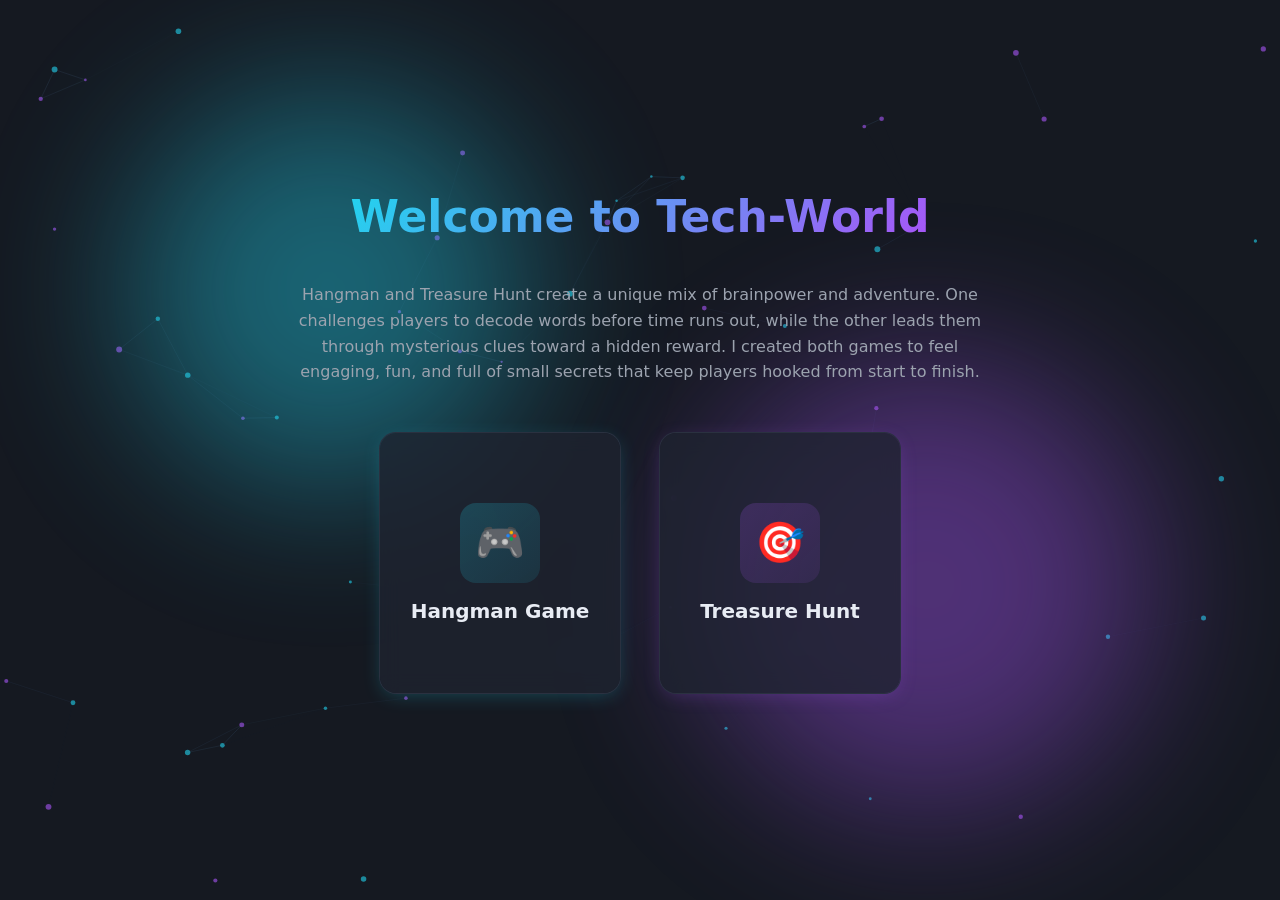
<file: index.html>
<!DOCTYPE html>
<html lang="en">
<head>
  <meta charset="UTF-8">
  <meta name="viewport" content="width=device-width, initial-scale=1.0">
  <title>Game Selection</title>
  <style>
    * {
      margin: 0;
      padding: 0;
      box-sizing: border-box;
    }

    body {
      min-height: 100vh;
      background: #151921;
      display: flex;
      flex-direction: column;
      align-items: center;
      justify-content: center;
      font-family: 'Segoe UI', system-ui, sans-serif;
      color: #e8ecf4;
      overflow-x: hidden;
      position: relative;
    }

    /* Background canvas for particle effects */
    #particles-canvas {
      position: fixed;
      top: 0;
      left: 0;
      width: 100%;
      height: 100%;
      z-index: 0;
      pointer-events: none;
    }

    /* Glowing orbs */
    .glow-orb {
      position: fixed;
      border-radius: 50%;
      filter: blur(80px);
      opacity: 0.4;
      pointer-events: none;
      z-index: 0;
    }

    .glow-orb.cyan {
      width: 300px;
      height: 300px;
      background: #22d3ee;
      top: 10%;
      left: 10%;
      animation: pulse-cyan 4s ease-in-out infinite;
    }

    .glow-orb.purple {
      width: 350px;
      height: 350px;
      background: #a855f7;
      bottom: 10%;
      right: 10%;
      animation: pulse-purple 5s ease-in-out infinite;
    }

    @keyframes pulse-cyan {
      0%, 100% { transform: scale(1); opacity: 0.3; }
      50% { transform: scale(1.2); opacity: 0.5; }
    }

    @keyframes pulse-purple {
      0%, 100% { transform: scale(1); opacity: 0.3; }
      50% { transform: scale(1.15); opacity: 0.45; }
    }

    /* Content wrapper */
    .content {
      position: relative;
      z-index: 1;
      display: flex;
      flex-direction: column;
      align-items: center;
      justify-content: center;
      padding: 1rem;
      width: 100%;
      max-width: 800px;
    }

    h1 {
      font-size: 1.75rem;
      font-weight: 700;
      margin-bottom: 1.5rem;
      background: linear-gradient(135deg, #22d3ee, #a855f7);
      -webkit-background-clip: text;
      -webkit-text-fill-color: transparent;
      background-clip: text;
      text-align: center;
    }

    .description {
      text-align: center;
      color: #9ca3af;
      line-height: 1.6;
      margin-bottom: 2rem;
      padding: 0 1rem;
      font-size: 0.875rem;
    }

    .games-container {
      display: flex;
      gap: 1.5rem;
      flex-wrap: wrap;
      justify-content: center;
      padding: 1rem;
      width: 100%;
    }

    .game-card {
      width: 100%;
      max-width: 280px;
      height: 200px;
      background: rgba(30, 36, 48, 0.8);
      backdrop-filter: blur(10px);
      border-radius: 1rem;
      display: flex;
      flex-direction: column;
      align-items: center;
      justify-content: center;
      gap: 1rem;
      cursor: pointer;
      text-decoration: none;
      color: #e8ecf4;
      box-shadow: 0 0 0 1px #2a3140, 0 4px 20px -4px rgba(34, 211, 238, 0.3);
      transition: all 0.3s cubic-bezier(0.4, 0, 0.2, 1);
    }

    .game-card:hover {
      transform: translateY(-8px) scale(1.02);
    }

    .game-card.cyan:hover {
      box-shadow: 0 0 0 2px #22d3ee, 0 8px 40px -4px rgba(34, 211, 238, 0.5), 0 0 60px -10px rgba(34, 211, 238, 0.4);
    }

    .game-card.purple {
      box-shadow: 0 0 0 1px #2a3140, 0 4px 20px -4px rgba(168, 85, 247, 0.3);
    }

    .game-card.purple:hover {
      box-shadow: 0 0 0 2px #a855f7, 0 8px 40px -4px rgba(168, 85, 247, 0.5), 0 0 60px -10px rgba(168, 85, 247, 0.4);
    }

    .game-icon {
      width: 70px;
      height: 70px;
      border-radius: 1rem;
      display: flex;
      align-items: center;
      justify-content: center;
      font-size: 2rem;
    }

    .game-icon.cyan {
      background: linear-gradient(135deg, rgba(34, 211, 238, 0.2), rgba(34, 211, 238, 0.1));
    }

    .game-icon.purple {
      background: linear-gradient(135deg, rgba(168, 85, 247, 0.2), rgba(168, 85, 247, 0.1));
    }

    .game-name {
      font-size: 1.125rem;
      font-weight: 600;
    }

    /* Tablet and up */
    @media (min-width: 640px) {
      h1 {
        font-size: 2.25rem;
        margin-bottom: 2rem;
      }

      .description {
        font-size: 1rem;
        padding: 0 2rem;
      }

      .game-card {
        width: 220px;
        height: 240px;
      }

      .game-icon {
        width: 80px;
        height: 80px;
        font-size: 2.5rem;
      }

      .game-name {
        font-size: 1.25rem;
      }

      .glow-orb.cyan {
        width: 400px;
        height: 400px;
      }

      .glow-orb.purple {
        width: 450px;
        height: 450px;
      }
    }

    /* Desktop */
    @media (min-width: 1024px) {
      h1 {
        font-size: 2.75rem;
        margin-bottom: 2.5rem;
      }

      .games-container {
        gap: 2.5rem;
      }

      .game-card {
        width: 240px;
        height: 260px;
      }
    }
  </style>
</head>
<body>
  <!-- Background effects -->
  <canvas id="particles-canvas"></canvas>
  <div class="glow-orb cyan"></div>
  <div class="glow-orb purple"></div>

  <!-- Main content -->
  <div class="content">
    <h1>Welcome to Tech-World</h1>
    <p class="description">Hangman and Treasure Hunt create a unique mix of brainpower and adventure. One challenges players to decode words before time runs out, while the other leads them through mysterious clues toward a hidden reward. I created both games to feel engaging, fun, and full of small secrets that keep players hooked from start to finish.</p>
    
    <div class="games-container">
      <a href="game/demo/index.html" class="game-card cyan" target="_blank">
        <div class="game-icon cyan">🎮</div>
        <span class="game-name">Hangman Game</span>
      </a>
      
      <a href="game/Treasure_Hunt/index.html" class="game-card purple" target="_blank">
        <div class="game-icon purple">🎯</div>
        <span class="game-name">Treasure Hunt</span>
      </a>
    </div>
  </div>

  <script>
    // Particle animation
    const canvas = document.getElementById('particles-canvas');
    const ctx = canvas.getContext('2d');
    let particles = [];
    const particleCount = 60;
    const connectionDistance = 120;

    function resizeCanvas() {
      canvas.width = window.innerWidth;
      canvas.height = window.innerHeight;
    }

    class Particle {
      constructor() {
        this.x = Math.random() * canvas.width;
        this.y = Math.random() * canvas.height;
        this.vx = (Math.random() - 0.5) * 0.5;
        this.vy = (Math.random() - 0.5) * 0.5;
        this.radius = Math.random() * 2 + 1;
        this.color = Math.random() > 0.5 ? 'rgba(34, 211, 238, 0.6)' : 'rgba(168, 85, 247, 0.6)';
      }

      update() {
        this.x += this.vx;
        this.y += this.vy;

        if (this.x < 0 || this.x > canvas.width) this.vx *= -1;
        if (this.y < 0 || this.y > canvas.height) this.vy *= -1;
      }

      draw() {
        ctx.beginPath();
        ctx.arc(this.x, this.y, this.radius, 0, Math.PI * 2);
        ctx.fillStyle = this.color;
        ctx.fill();
      }
    }

    function initParticles() {
      particles = [];
      for (let i = 0; i < particleCount; i++) {
        particles.push(new Particle());
      }
    }

    function drawConnections() {
      for (let i = 0; i < particles.length; i++) {
        for (let j = i + 1; j < particles.length; j++) {
          const dx = particles[i].x - particles[j].x;
          const dy = particles[i].y - particles[j].y;
          const distance = Math.sqrt(dx * dx + dy * dy);

          if (distance < connectionDistance) {
            const opacity = (1 - distance / connectionDistance) * 0.3;
            ctx.beginPath();
            ctx.moveTo(particles[i].x, particles[i].y);
            ctx.lineTo(particles[j].x, particles[j].y);
            ctx.strokeStyle = `rgba(100, 150, 200, ${opacity})`;
            ctx.lineWidth = 0.5;
            ctx.stroke();
          }
        }
      }
    }

    function animate() {
      ctx.clearRect(0, 0, canvas.width, canvas.height);
      
      particles.forEach(particle => {
        particle.update();
        particle.draw();
      });

      drawConnections();
      requestAnimationFrame(animate);
    }

    // Initialize
    resizeCanvas();
    initParticles();
    animate();

    window.addEventListener('resize', () => {
      resizeCanvas();
      initParticles();
    });

    // Card click feedback
    document.querySelectorAll('.game-card').forEach(card => {
      card.addEventListener('click', function(e) {
        this.style.transform = 'scale(0.95)';
        setTimeout(() => {
          this.style.transform = '';
        }, 100);
      });
    });
  </script>
</body>
</html>
</file>
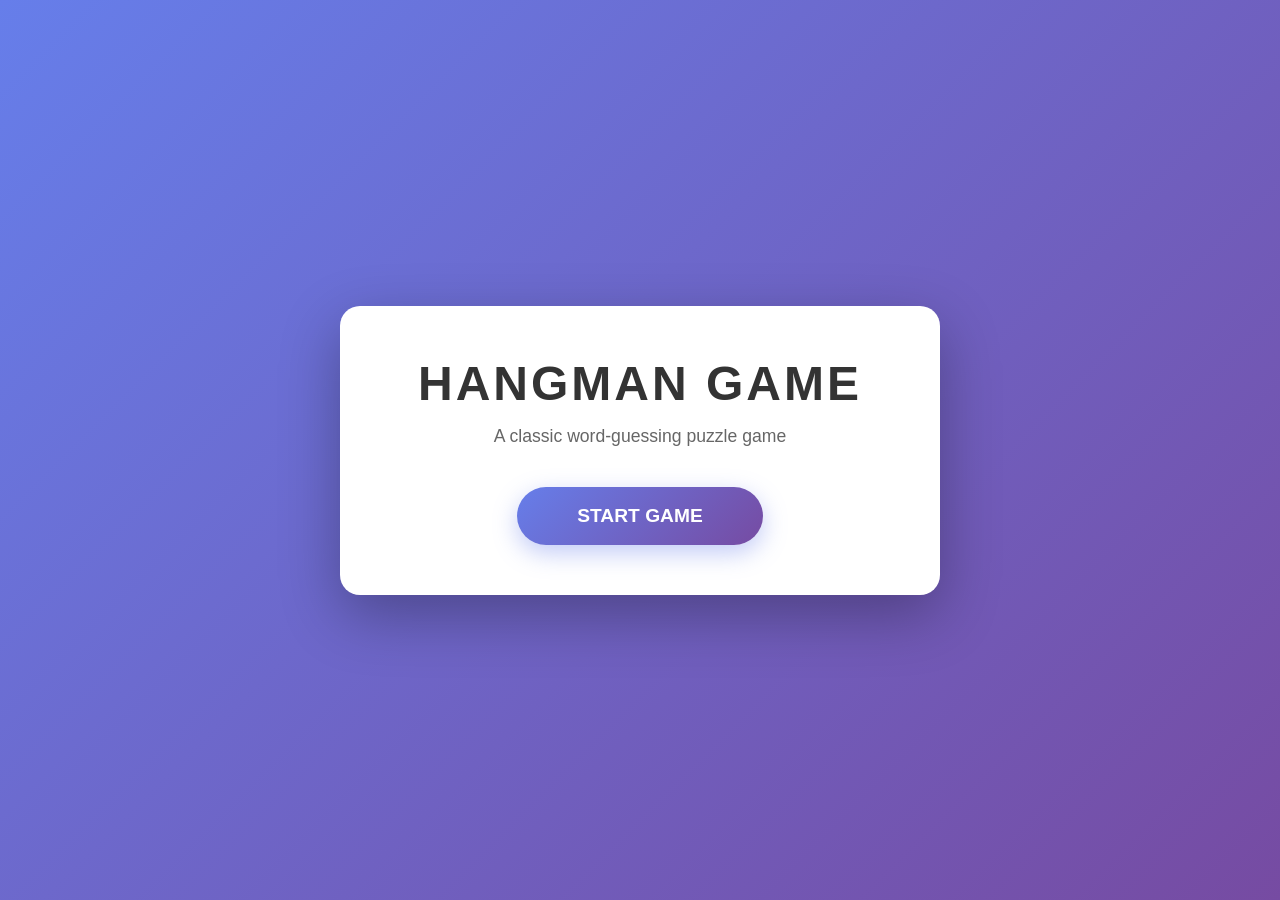
<file: game/demo/index.html>
<!DOCTYPE html>
<html lang="en">
<head>
    <meta charset="UTF-8">
    <meta name="viewport" content="width=device-width, initial-scale=1.0">
    <title>Hangman Game</title>
    <style>
        * {
            margin: 0;
            padding: 0;
            box-sizing: border-box;
        }

        body {
            font-family: 'Segoe UI', Tahoma, Geneva, Verdana, sans-serif;
            min-height: 100vh;
            background: linear-gradient(135deg, #667eea 0%, #764ba2 100%);
            display: flex;
            justify-content: center;
            align-items: center;
            padding: 20px;
        }

        .container {
            background: white;
            border-radius: 20px;
            box-shadow: 0 20px 60px rgba(0, 0, 0, 0.3);
            padding: 50px;
            max-width: 600px;
            width: 100%;
            text-align: center;
            animation: fadeInUp 0.6s ease;
        }

        @keyframes fadeInUp {
            from {
                opacity: 0;
                transform: translateY(30px);
            }
            to {
                opacity: 1;
                transform: translateY(0);
            }
        }

        /* HOME PAGE STYLES */
        .home-page h1 {
            color: #333;
            font-size: 3rem;
            margin-bottom: 15px;
            font-weight: bold;
            letter-spacing: 3px;
        }

        .home-page p {
            color: #666;
            font-size: 1.1rem;
            margin-bottom: 40px;
        }

        .start-btn {
            display: inline-block;
            padding: 18px 60px;
            font-size: 1.2rem;
            font-weight: bold;
            color: white;
            background: linear-gradient(135deg, #667eea 0%, #764ba2 100%);
            border: none;
            border-radius: 50px;
            cursor: pointer;
            transition: all 0.3s ease;
            box-shadow: 0 8px 25px rgba(102, 126, 234, 0.4);
        }

        .start-btn:hover {
            transform: translateY(-3px) scale(1.02);
            box-shadow: 0 15px 35px rgba(102, 126, 234, 0.5);
        }

        /* GAME PAGE STYLES */
        .game-page {
            display: none;
        }

        .game-page h1 {
            color: #333;
            font-size: 2.5rem;
            margin-bottom: 5px;
            font-weight: bold;
        }

        .game-page .subtitle {
            color: #666;
            font-size: 0.9rem;
            margin-bottom: 15px;
        }

        .round-counter {
            margin-bottom: 20px;
        }

        .round-badge {
            display: inline-block;
            background: linear-gradient(135deg, #667eea 0%, #764ba2 100%);
            color: white;
            padding: 8px 20px;
            border-radius: 50px;
            font-weight: bold;
            font-size: 0.9rem;
        }

        .score-display {
            margin-top: 10px;
            font-size: 0.9rem;
            color: #666;
        }

        .score-display .wins {
            color: #27ae60;
            font-weight: bold;
        }

        .score-display .losses {
            color: #e74c3c;
            font-weight: bold;
        }

        .game-content {
            display: grid;
            grid-template-columns: 1fr 1fr;
            gap: 30px;
            margin-bottom: 30px;
        }

        @media (max-width: 600px) {
            .game-content {
                grid-template-columns: 1fr;
            }
        }

        .hangman-section {
            display: flex;
            flex-direction: column;
            align-items: center;
            justify-content: center;
        }

        .hangman-svg {
            width: 150px;
            height: 200px;
        }

        .wrong-guesses {
            font-size: 1rem;
            color: #e74c3c;
            font-weight: bold;
            margin-top: 15px;
        }

        .game-info {
            display: flex;
            flex-direction: column;
            justify-content: center;
        }

        .hint-box {
            background: #ecf0f1;
            padding: 15px;
            border-radius: 10px;
            margin-bottom: 20px;
            border-left: 4px solid #3498db;
            text-align: left;
        }

        .hint-label {
            font-size: 0.7rem;
            color: #7f8c8d;
            font-weight: bold;
            text-transform: uppercase;
            margin-bottom: 5px;
        }

        .hint-text {
            color: #2c3e50;
            font-size: 0.9rem;
        }

        .word-display {
            font-size: 2rem;
            font-weight: bold;
            letter-spacing: 10px;
            color: #667eea;
            font-family: monospace;
            margin-bottom: 20px;
            word-break: break-all;
        }

        .message {
            font-size: 1.3rem;
            font-weight: bold;
            min-height: 30px;
            margin-bottom: 10px;
        }

        .message.win {
            color: #27ae60;
        }

        .message.lose {
            color: #e74c3c;
        }

        /* KEYBOARD STYLES */
        .keyboard-section {
            margin-bottom: 25px;
        }

        .keyboard-label {
            font-size: 0.7rem;
            color: #7f8c8d;
            font-weight: bold;
            text-transform: uppercase;
            margin-bottom: 10px;
            text-align: left;
        }

        .keyboard {
            display: flex;
            flex-wrap: wrap;
            gap: 8px;
            justify-content: center;
        }

        .key {
            width: 36px;
            height: 36px;
            border: 2px solid #bdc3c7;
            border-radius: 8px;
            font-weight: bold;
            cursor: pointer;
            transition: all 0.3s ease;
            font-size: 0.9rem;
            background: white;
            color: #2c3e50;
        }

        .key:hover:not(:disabled) {
            background: #667eea;
            color: white;
            transform: scale(1.1);
            border-color: #667eea;
        }

        .key.correct {
            background: #27ae60;
            color: white;
            border-color: #27ae60;
        }

        .key.wrong {
            background: #e74c3c;
            color: white;
            border-color: #e74c3c;
        }

        .key:disabled {
            opacity: 0.6;
            cursor: not-allowed;
        }

        /* BUTTON STYLES */
        .buttons {
            display: flex;
            gap: 15px;
            justify-content: center;
            flex-wrap: wrap;
        }

        .hint-btn {
            padding: 12px 30px;
            font-size: 1rem;
            font-weight: bold;
            border: none;
            border-radius: 8px;
            cursor: pointer;
            transition: all 0.3s ease;
            background: #f39c12;
            color: white;
        }

        .hint-btn:hover:not(:disabled) {
            background: #e67e22;
            transform: translateY(-2px);
        }

        .hint-btn:disabled {
            opacity: 0.5;
            cursor: not-allowed;
        }

        .home-btn {
            padding: 12px 30px;
            font-size: 1rem;
            font-weight: bold;
            border: 2px solid #667eea;
            border-radius: 8px;
            cursor: pointer;
            transition: all 0.3s ease;
            background: white;
            color: #667eea;
        }

        .home-btn:hover {
            background: #667eea;
            color: white;
        }

        /* RESULTS PAGE STYLES */
        .results-page {
            display: none;
        }

        .results-page h1 {
            color: #333;
            font-size: 2.5rem;
            margin-bottom: 10px;
            font-weight: bold;
        }

        .results-page .subtitle {
            color: #666;
            margin-bottom: 30px;
        }

        .results-box {
            background: #ecf0f1;
            border-radius: 15px;
            padding: 25px;
            margin-bottom: 30px;
        }

        .stats-grid {
            display: grid;
            grid-template-columns: repeat(3, 1fr);
            gap: 15px;
            margin-bottom: 20px;
        }

        .stat-item {
            text-align: center;
        }

        .stat-value {
            font-size: 2rem;
            font-weight: bold;
        }

        .stat-value.total {
            color: #667eea;
        }

        .stat-value.wins {
            color: #27ae60;
        }

        .stat-value.losses {
            color: #e74c3c;
        }

        .stat-label {
            font-size: 0.85rem;
            color: #666;
            margin-top: 5px;
        }

        .win-rate {
            border-top: 1px solid #ddd;
            padding-top: 15px;
            font-size: 1.1rem;
            color: #333;
        }

        .win-rate span {
            font-weight: bold;
        }

        .result-message {
            font-size: 1.1rem;
            margin-bottom: 25px;
        }

        .result-message.excellent {
            color: #27ae60;
        }

        .result-message.good {
            color: #f39c12;
        }

        .result-message.try-again {
            color: #e74c3c;
        }

        .play-again-btn {
            padding: 15px 40px;
            font-size: 1.1rem;
            font-weight: bold;
            color: white;
            background: linear-gradient(135deg, #667eea 0%, #764ba2 100%);
            border: none;
            border-radius: 50px;
            cursor: pointer;
            transition: all 0.3s ease;
            box-shadow: 0 8px 25px rgba(102, 126, 234, 0.4);
        }

        .play-again-btn:hover {
            transform: translateY(-3px);
            box-shadow: 0 15px 35px rgba(102, 126, 234, 0.5);
        }

        .hidden {
            display: none !important;
        }
    </style>
</head>
<body>
    <div class="container">
        <!-- HOME PAGE -->
        

        <div class="home-page" id="homePage">
            <h1>HANGMAN GAME</h1>
            <p>A classic word-guessing puzzle game</p>
            <button class="start-btn" onclick="startGame()">START GAME</button>
        </div>

        <!-- GAME PAGE -->
        <div class="game-page" id="gamePage">
            <h1>HANGMAN</h1>
            <p class="subtitle">Guess the word before you run out of tries!</p>
            
            <div class="round-counter">
                <span class="round-badge" id="roundBadge">Round 1 / 10</span>
                <div class="score-display">
                    Wins: <span class="wins" id="winsDisplay">0</span> | 
                    Losses: <span class="losses" id="lossesDisplay">0</span>
                </div>
            </div>

            <div class="game-content">
                <div class="hangman-section">
                    <svg class="hangman-svg" viewBox="0 0 200 250" xmlns="http://www.w3.org/2000/svg">
                        <!-- Gallows -->
                        <line x1="20" y1="230" x2="150" y2="230" stroke="#2c3e50" stroke-width="4"/>
                        <line x1="50" y1="230" x2="50" y2="20" stroke="#2c3e50" stroke-width="4"/>
                        <line x1="50" y1="20" x2="130" y2="20" stroke="#2c3e50" stroke-width="4"/>
                        <line x1="130" y1="20" x2="130" y2="50" stroke="#2c3e50" stroke-width="4"/>
                        <!-- Body parts -->
                        <circle id="head" cx="130" cy="70" r="20" stroke="#e74c3c" stroke-width="2" fill="none" class="hidden"/>
                        <line id="body" x1="130" y1="90" x2="130" y2="150" stroke="#e74c3c" stroke-width="2" class="hidden"/>
                        <line id="leftArm" x1="130" y1="110" x2="100" y2="130" stroke="#e74c3c" stroke-width="2" class="hidden"/>
                        <line id="rightArm" x1="130" y1="110" x2="160" y2="130" stroke="#e74c3c" stroke-width="2" class="hidden"/>
                        <line id="leftLeg" x1="130" y1="150" x2="110" y2="180" stroke="#e74c3c" stroke-width="2" class="hidden"/>
                        <line id="rightLeg" x1="130" y1="150" x2="150" y2="180" stroke="#e74c3c" stroke-width="2" class="hidden"/>
                    </svg>
                    <div class="wrong-guesses">Wrong Guesses: <span id="wrongCount">0</span>/6</div>
                </div>

                <div class="game-info">
                    <div class="hint-box">
                        <div class="hint-label">Hint:</div>
                        <div class="hint-text" id="hintText">Category: Loading...</div>
                    </div>
                    <div class="word-display" id="wordDisplay">_ _ _ _ _</div>
                    <div class="message" id="message"></div>
                </div>
            </div>

            <div class="keyboard-section">
                <div class="keyboard-label">Your Guesses:</div>
                <div class="keyboard" id="keyboard"></div>
            </div>

            <div class="buttons">
                <button class="hint-btn" id="hintBtn" onclick="revealHint()">Reveal Hint</button>
                <button class="home-btn" onclick="goHome()">Home</button>
            </div>
        </div>

        <!-- RESULTS PAGE -->
        <div class="results-page" id="resultsPage">
            <h1>Game Complete!</h1>
            <p class="subtitle">Here are your final results</p>
            
            <div class="results-box">
                <div class="stats-grid">
                    <div class="stat-item">
                        <div class="stat-value total" id="totalRounds">10</div>
                        <div class="stat-label">Total Rounds</div>
                    </div>
                    <div class="stat-item">
                        <div class="stat-value wins" id="finalWins">0</div>
                        <div class="stat-label">Wins</div>
                    </div>
                    <div class="stat-item">
                        <div class="stat-value losses" id="finalLosses">0</div>
                        <div class="stat-label">Losses</div>
                    </div>
                </div>
                <div class="win-rate">
                    Win Rate: <span id="winRate">0%</span>
                </div>
            </div>

            <p class="result-message" id="resultMessage">Keep practicing!</p>
            
            <!-- <button class="play-again-btn" onclick="restartGame()">Play Again</button> -->
            <a href="/AL-Kabir-Polytechnic-games/index.html" class="game-card purple" target="_blank">
                <button class="play-again-btn">Play Again</button>
            </a>
        </div>
    </div>

    <script>
        // Game data - 10 words for 10 rounds
        const wordList = [
            { word: "SHADOW", hint: "I follow you everywhere but never touch you.", category: "Optics" },
            { word: "ECHO", hint: "I repeat what you say but I have no mouth.", category: "Acoustics" },
            { word: "WHISPER", hint: "I travel quietly between two people — soft and secret.", category: "Communication" },
            { word: "WIND", hint: "You cannot see me, but I move things and carry sound.", category: "Atmosphere" },
            { word: "NAIL", hint: "I have a tail but I am not an animal.", category: "Linguistics" },
            { word: "TOWEL", hint: "I get wetter the more I dry.", category: "Hygiene" },
            { word: "BOTTLE", hint: "I have a neck but no head.", category: "Containers" },
            { word: "LIGHT", hint: "I can fill a room but take no space.", category: "Illumination" },
            { word: "MAP", hint: "I have cities but no houses, water but no fish.", category: "Geography" },
            { word: "TABLE", hint: "I have legs but cannot walk.", category: "Furniture" }
        ];

        // Game state
        let currentRound = 1;
        const maxRounds = 10;
        let wins = 0;
        let losses = 0;
        let currentWord = "";
        let currentHint = "";
        let currentCategory = "";
        let guessedLetters = [];
        let wrongGuesses = 0;
        let gameOver = false;
        let hintUsed = false;
        let usedWordIndices = [];

        // Body parts for hangman
        const bodyParts = ['head', 'body', 'leftArm', 'rightArm', 'leftLeg', 'rightLeg'];

        // Initialize keyboard
        function createKeyboard() {
            const keyboard = document.getElementById('keyboard');
            keyboard.innerHTML = '';
            const letters = 'ABCDEFGHIJKLMNOPQRSTUVWXYZ';
            
            for (let letter of letters) {
                const key = document.createElement('button');
                key.className = 'key';
                key.textContent = letter;
                key.id = 'key-' + letter;
                key.onclick = () => guessLetter(letter);
                keyboard.appendChild(key);
            }
        }

        // Start game
        function startGame() {
            document.getElementById('homePage').style.display = 'none';
            document.getElementById('gamePage').style.display = 'block';
            document.getElementById('resultsPage').style.display = 'none';
            createKeyboard();
            initRound();
        }

        // Go home
        function goHome() {
            document.getElementById('homePage').style.display = 'block';
            document.getElementById('gamePage').style.display = 'none';
            document.getElementById('resultsPage').style.display = 'none';
            resetFullGame();
        }

        // Initialize a round
        function initRound() {
            // Select random word not yet used
            let availableIndices = [];
            for (let i = 0; i < wordList.length; i++) {
                if (!usedWordIndices.includes(i)) {
                    availableIndices.push(i);
                }
            }
            
            let randomIndex;
            if (availableIndices.length === 0) {
                randomIndex = Math.floor(Math.random() * wordList.length);
            } else {
                randomIndex = availableIndices[Math.floor(Math.random() * availableIndices.length)];
            }
            usedWordIndices.push(randomIndex);

            const wordObj = wordList[randomIndex];
            currentWord = wordObj.word;
            currentHint = wordObj.hint;
            currentCategory = wordObj.category;

            // Reset game state
            guessedLetters = [];
            wrongGuesses = 0;
            gameOver = false;
            hintUsed = false;

            // Update UI
            updateWordDisplay();
            updateHangman();
            document.getElementById('hintText').textContent = `Category: ${currentCategory} - ${currentHint}`;
            document.getElementById('message').textContent = '';
            document.getElementById('message').className = 'message';
            document.getElementById('roundBadge').textContent = `Round ${currentRound} / ${maxRounds}`;
            document.getElementById('winsDisplay').textContent = wins;
            document.getElementById('lossesDisplay').textContent = losses;
            document.getElementById('wrongCount').textContent = '0';
            document.getElementById('hintBtn').disabled = false;
            document.getElementById('hintBtn').textContent = 'Reveal Hint';

            // Reset keyboard
            createKeyboard();
        }

        // Update word display
        function updateWordDisplay() {
            let display = '';
            for (let letter of currentWord) {
                if (guessedLetters.includes(letter)) {
                    display += letter + ' ';
                } else {
                    display += '_ ';
                }
            }
            document.getElementById('wordDisplay').textContent = display.trim();
        }

        // Update hangman drawing
        function updateHangman() {
            for (let i = 0; i < bodyParts.length; i++) {
                const part = document.getElementById(bodyParts[i]);
                if (i < wrongGuesses) {
                    part.classList.remove('hidden');
                } else {
                    part.classList.add('hidden');
                }
            }
            document.getElementById('wrongCount').textContent = wrongGuesses;
        }

        // Guess a letter
        function guessLetter(letter) {
            if (gameOver || guessedLetters.includes(letter)) return;

            guessedLetters.push(letter);
            const key = document.getElementById('key-' + letter);

            if (currentWord.includes(letter)) {
                // Correct guess
                key.classList.add('correct');
                updateWordDisplay();
                checkWin();
            } else {
                // Wrong guess
                key.classList.add('wrong');
                wrongGuesses++;
                updateHangman();
                checkLose();
            }

            key.disabled = true;
        }

        // Check for win
        function checkWin() {
            let won = true;
            for (let letter of currentWord) {
                if (!guessedLetters.includes(letter)) {
                    won = false;
                    break;
                }
            }

            if (won) {
                gameOver = true;
                wins++;
                document.getElementById('message').textContent = 'You Won!';
                document.getElementById('message').className = 'message win';
                document.getElementById('winsDisplay').textContent = wins;
                disableKeyboard();
                
                // Auto advance after 2 seconds
                setTimeout(advanceRound, 2000);
            }
        }

        // Check for lose
        function checkLose() {
            if (wrongGuesses >= 6) {
                gameOver = true;
                losses++;
                document.getElementById('message').textContent = `Game Over! The word was: ${currentWord}`;
                document.getElementById('message').className = 'message lose';
                document.getElementById('lossesDisplay').textContent = losses;
                disableKeyboard();
                
                // Auto advance after 2 seconds
                setTimeout(advanceRound, 2000);
            }
        }

        // Disable keyboard
        function disableKeyboard() {
            const keys = document.querySelectorAll('.key');
            keys.forEach(key => key.disabled = true);
        }

        // Advance to next round
        function advanceRound() {
            if (currentRound >= maxRounds) {
                showResults();
            } else {
                currentRound++;
                initRound();
            }
        }

        // Reveal hint
        function revealHint() {
            if (hintUsed || gameOver) return;

            hintUsed = true;
            document.getElementById('hintBtn').disabled = true;
            document.getElementById('hintBtn').textContent = 'Hint Used';

            // Find unguessed letters
            let unguessed = [];
            for (let letter of currentWord) {
                if (!guessedLetters.includes(letter)) {
                    unguessed.push(letter);
                }
            }

            if (unguessed.length > 0) {
                const randomLetter = unguessed[Math.floor(Math.random() * unguessed.length)];
                guessedLetters.push(randomLetter);
                
                const key = document.getElementById('key-' + randomLetter);
                key.classList.add('correct');
                key.disabled = true;
                
                updateWordDisplay();
                checkWin();
            }
        }

        // Show results page
        function showResults() {
            document.getElementById('homePage').style.display = 'none';
            document.getElementById('gamePage').style.display = 'none';
            document.getElementById('resultsPage').style.display = 'block';

            const winPercentage = Math.round((wins / maxRounds) * 100);
            
            document.getElementById('totalRounds').textContent = maxRounds;
            document.getElementById('finalWins').textContent = wins;
            document.getElementById('finalLosses').textContent = losses;
            
            const winRateSpan = document.getElementById('winRate');
            winRateSpan.textContent = winPercentage + '%';
            winRateSpan.style.color = winPercentage >= 50 ? '#27ae60' : '#e74c3c';

            const resultMsg = document.getElementById('resultMessage');
            if (winPercentage >= 70) {
                resultMsg.textContent = 'Excellent! You are a Hangman master!';
                resultMsg.className = 'result-message excellent';
            } else if (winPercentage >= 50) {
                resultMsg.textContent = 'Good job! Keep practicing!';
                resultMsg.className = 'result-message good';
            } else {
                resultMsg.textContent = 'Do not give up! Try again!';
                resultMsg.className = 'result-message try-again';
            }
        }

        // Reset full game
        function resetFullGame() {
            currentRound = 1;
            wins = 0;
            losses = 0;
            usedWordIndices = [];
        }

        // Restart game from results
        function restartGame() {
            resetFullGame();
            startGame();
        }
    </script>
</body>
</html>
</file>
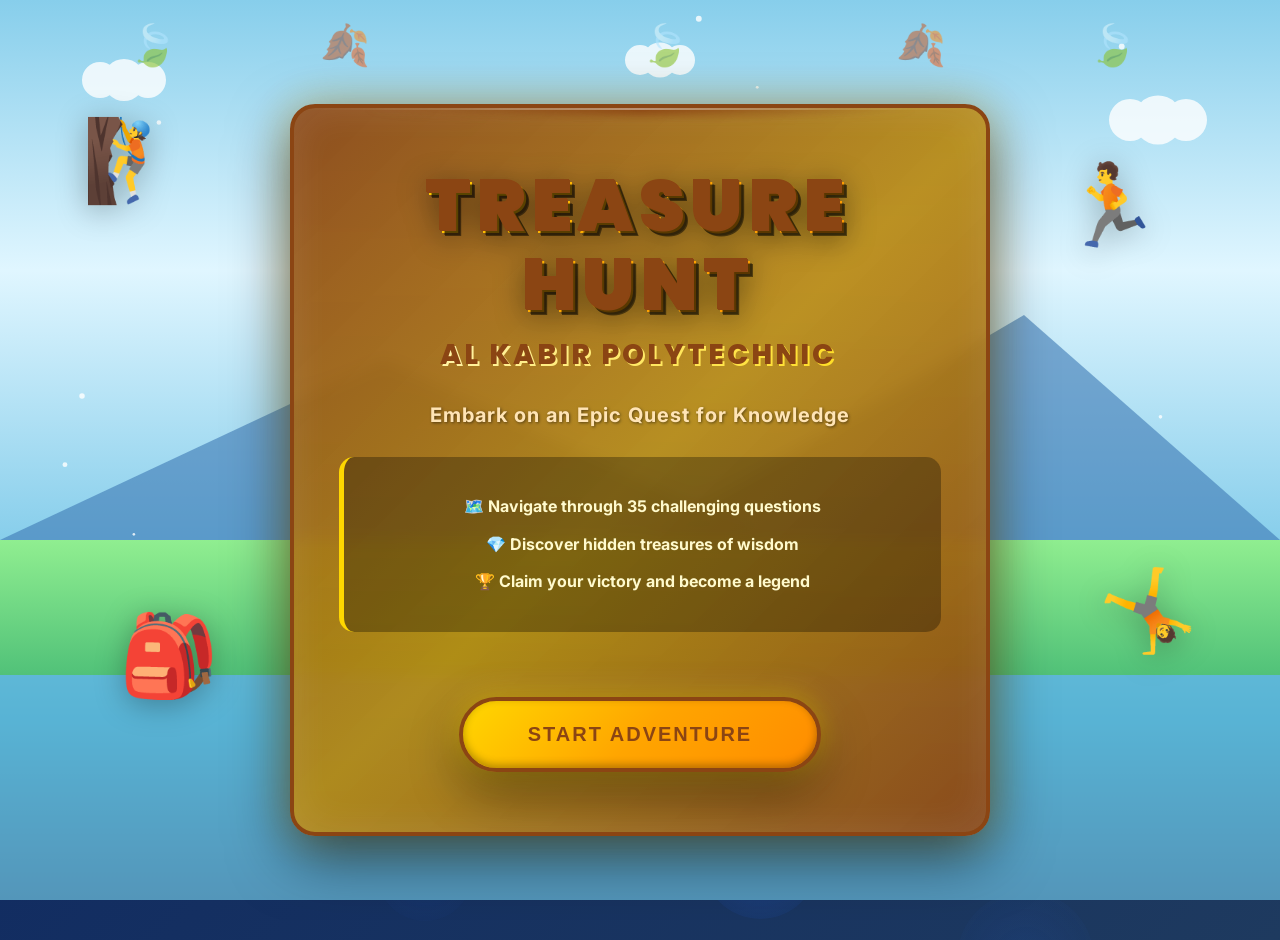
<file: game/Treasure_Hunt/index.html>
<!DOCTYPE html>
<html lang="en">
<head>
    <meta charset="UTF-8">
    <meta name="viewport" content="width=device-width, initial-scale=1.0">
    <title>Al Kabir Polytechnic - Treasure Hunt Quiz</title>
    <link href="https://fonts.googleapis.com/css2?family=Poppins:wght@400;600;700;800&family=Inter:wght@400;500;600;700&display=swap" rel="stylesheet">
    <link rel="stylesheet" href="style.css">
</head>
<body>
    <!-- Animated Background Particles -->
    <div class="background-particles" id="bgParticles"></div>
    
    <!-- Start Screen -->
    <div id="startScreen" class="screen active">
        <canvas id="adventureCanvas" class="adventure-bg"></canvas>
        <div class="adventure-container">
            <div class="floating-characters">
                <div class="character char-1">🧗</div>
                <div class="character char-2">🏃</div>
                <div class="character char-3">🤸</div>
                <div class="character char-4">🎒</div>
            </div>

            <div class="start-container adventure-start">
                <div class="adventure-title-wrapper">
                    <h1 class="adventure-title">TREASURE HUNT</h1>
                    <p class="adventure-subtitle">AL KABIR POLYTECHNIC</p>
                </div>
                
                <p class="adventure-tagline">Embark on an Epic Quest for Knowledge</p>
                
                <div class="adventure-description">
                    <p>🗺️ Navigate through 35 challenging questions</p>
                    <p>💎 Discover hidden treasures of wisdom</p>
                    <p>🏆 Claim your victory and become a legend</p>
                </div>
                
                <button class="adventure-start-btn" onclick="startGame()">
                    <span class="btn-wood">START ADVENTURE</span>
                    <span class="btn-shine"></span>
                </button>
            </div>

            <div class="falling-leaves">
                <div class="leaf leaf-1">🍃</div>
                <div class="leaf leaf-2">🍂</div>
                <div class="leaf leaf-3">🍃</div>
                <div class="leaf leaf-4">🍂</div>
                <div class="leaf leaf-5">🍃</div>
            </div>
        </div>
    </div>

    <!-- Question Screen -->
    <div id="questionScreen" class="screen">
        <div class="game-container">
            <!-- Header with Progress -->
            <div class="game-header">
                <div class="header-left">
                    <div class="college-badge">
                        <img src="akp.jpg" alt="AKP" class="badge-logo">
                        <h2 class="game-logo">Treasure Hunt</h2>
                    </div>
                </div>
                <div class="header-right">
                    <div class="score-display">
                        <span class="score-label">Score:</span>
                        <span class="score-value" id="scoreValue">0</span>
                    </div>
                </div>
            </div>

            <!-- Progress Bar with Animation -->
            <div class="progress-section">
                <div class="progress-info">
                    <span id="questionCount">Question 1 of 35</span>
                    <span class="progress-percent"><span id="progressPercent">0</span>%</span>
                </div>
                <div class="progress-bar">
                    <div class="progress-fill" id="progressFill"></div>
                    <div class="progress-glow"></div>
                </div>
            </div>

            <!-- Mobile College Image - Phone Only -->
            <div class="mobile-college-image">
                <img src="akp.jpg" alt="Al Kabir Polytechnic Campus" class="campus-image">
            </div>

            <!-- Question Card with Glassmorphism -->
            <div class="question-card">
                <h2 id="questionText" class="question-text">Question goes here?</h2>
                <div class="options-container" id="optionsContainer">
                    <!-- Options will be generated here -->
                </div>
            </div>

            <!-- Feedback Message -->
            <div id="feedbackMessage" class="feedback-message"></div>
        </div>
        
    </div>


    <!-- Winner Screen -->
    <div id="winnerScreen" class="screen">
        <div class="winner-container">
            <div class="celebration-confetti" id="confetti"></div>
            <div class="celebration-fireworks" id="fireworks"></div>
            
            <div class="winner-content">
                <div class="trophy-icon">🏆</div>
                <h1 class="winner-title">CONGRATULATIONS!</h1>
                <p class="winner-subtitle">You've Completed the Treasure Hunt!</p>
                
                <div class="final-score">
                    <p>Final Score: <span id="finalScore">35</span>/35</p>
                </div>

                <div class="name-input-section">
                    <label for="playerName" class="name-label">Enter Your Name:</label>
                    <input type="text" id="playerName" class="name-input" placeholder="Your Name" maxlength="30">
                    <button class="submit-name-btn" onclick="submitWinner()">
                        <span>Claim Your Victory!</span>
                        <span class="btn-shine"></span>
                    </button>
                </div>

                <div id="winnerDisplay" class="winner-display" style="display:none;">
                    <div class="winner-badge">
                        <h2 class="winner-announcement">🏆 First Winner: <span id="winnerName"></span> 🎉</h2>
                    </div>
                    <a href="/AL-Kabir-Polytechnic-games/index.html" class="game-card purple" target="_blank">
                        <button class="restart-btn">Home</button>
                    </a>
                    <!-- onclick="restartGame()" -->
                </div>
            </div>
        </div>
    </div>

    <!-- Sound Effects -->
    <audio id="correctSound" preload="auto">
        <source src="[data-uri]" type="audio/wav">
    </audio>
    <audio id="wrongSound" preload="auto">
        <source src="[data-uri]" type="audio/wav">
    </audio>

    <script src="script.js"></script>
</body>
</html>
</file>
<file: game/Treasure_Hunt/style.css>
* {
  margin: 0;
  padding: 0;
  box-sizing: border-box;
}

:root {
  --primary-blue: #0a2463;
  --neon-blue: #2563eb;
  --neon-purple: #8b5cf6;
  --neon-cyan: #06b6d4;
  --accent-gold: #fbbf24;
  --white: #ffffff;
  --glass-light: rgba(255, 255, 255, 0.1);
  --glass-dark: rgba(10, 36, 99, 0.15);
  --dark-gray: #1e293b;
  --success-green: #10b981;
  --error-red: #ef4444;
  --shadow-glow: 0 0 40px rgba(37, 99, 235, 0.3);
  --shadow-md: 0 8px 32px rgba(0, 0, 0, 0.2);
}

body {
  font-family: "Inter", -apple-system, BlinkMacSystemFont, "Segoe UI", sans-serif;
  background: linear-gradient(135deg, #0a2463 0%, #1e3a5f 25%, #2d1b69 50%, #1a2947 75%, #0a2463 100%);
  background-size: 400% 400%;
  animation: gradientShift 15s ease infinite;
  min-height: 100vh;
  display: flex;
  justify-content: center;
  align-items: center;
  color: var(--dark-gray);
  overflow-x: hidden;
  position: relative;
}

@keyframes gradientShift {
  0%,
  100% {
    background-position: 0% 50%;
  }
  50% {
    background-position: 100% 50%;
  }
}

/* Background Particles Effect */
.background-particles {
  position: fixed;
  top: 0;
  left: 0;
  width: 100%;
  height: 100%;
  z-index: 0;
  pointer-events: none;
}

.particle {
  position: absolute;
  border-radius: 50%;
  animation: float 15s infinite ease-in-out;
}

@keyframes float {
  0%,
  100% {
    transform: translateY(0px) translateX(0px);
    opacity: 0.2;
  }
  50% {
    transform: translateY(-50px) translateX(30px);
    opacity: 0.5;
  }
}

/* Screen Management */
.screen {
  display: none;
  width: 100%;
  min-height: 100vh;
  animation: fadeIn 0.8s ease-in-out;
  position: relative;
  z-index: 1;
}

.screen.active {
  display: flex;
  justify-content: center;
  align-items: center;
  min-height: 100vh;
  padding: 20px;
}

@keyframes fadeIn {
  from {
    opacity: 0;
    transform: translateY(30px);
  }
  to {
    opacity: 1;
    transform: translateY(0);
  }
}

/* Glow Orbs */
.glow-orb {
  position: absolute;
  border-radius: 50%;
  filter: blur(80px);
  opacity: 0.6;
  animation: orbFloat 8s ease-in-out infinite;
}

.glow-orb-1 {
  width: 300px;
  height: 300px;
  background: radial-gradient(circle, rgba(37, 99, 235, 0.8), transparent);
  top: -100px;
  right: -100px;
  animation-duration: 10s;
}

.glow-orb-2 {
  width: 250px;
  height: 250px;
  background: radial-gradient(circle, rgba(139, 92, 246, 0.8), transparent);
  bottom: -80px;
  left: -80px;
  animation-duration: 12s;
  animation-delay: -6s;
}

@keyframes orbFloat {
  0%,
  100% {
    transform: translate(0, 0);
  }
  50% {
    transform: translate(30px, -30px);
  }
}

/* Start Screen */
.start-container {
  background: var(--glass-light);
  backdrop-filter: blur(25px);
  border-radius: 30px;
  padding: 60px 45px;
  max-width: 750px;
  width: 100%;
  text-align: center;
  border: 2px solid rgba(255, 255, 255, 0.2);
  box-shadow: 0 25px 80px rgba(0, 0, 0, 0.4);
  animation: slideUp 0.9s cubic-bezier(0.34, 1.56, 0.64, 1);
  position: relative;
  overflow: hidden;
}

.start-container::before {
  content: "";
  position: absolute;
  top: 0;
  left: 0;
  right: 0;
  height: 1px;
  background: linear-gradient(90deg, transparent, rgba(255, 255, 255, 0.5), transparent);
}

@keyframes slideUp {
  from {
    opacity: 0;
    transform: translateY(60px);
  }
  to {
    opacity: 1;
    transform: translateY(0);
  }
}

.college-header {
  display: flex;
  align-items: center;
  gap: 25px;
  margin-bottom: 35px;
  justify-content: center;
  animation: slideDown 0.9s ease-out;
}

.college-logo {
  width: 90px;
  height: 90px;
  border-radius: 18px;
  object-fit: cover;
  box-shadow: 0 0 30px rgba(37, 99, 235, 0.6), 0 8px 32px rgba(0, 0, 0, 0.3);
  border: 3px solid var(--neon-blue);
  transition: all 0.4s cubic-bezier(0.34, 1.56, 0.64, 1);
  animation: imageFloat 3.5s ease-in-out infinite;
}

.college-logo:hover {
  transform: scale(1.1) rotate(3deg);
  box-shadow: 0 0 50px rgba(37, 99, 235, 0.9), 0 0 20px rgba(139, 92, 246, 0.5);
}

@keyframes imageFloat {
  0%,
  100% {
    transform: translateY(0px);
  }
  50% {
    transform: translateY(-10px);
  }
}

@keyframes slideDown {
  from {
    opacity: 0;
    transform: translateY(-40px);
  }
  to {
    opacity: 1;
    transform: translateY(0);
  }
}

.college-info {
  text-align: left;
}

.college-name {
  font-family: "Poppins", sans-serif;
  font-size: 28px;
  font-weight: 800;
  background: linear-gradient(135deg, #2563eb 0%, #8b5cf6 50%, #06b6d4 100%);
  -webkit-background-clip: text;
  -webkit-text-fill-color: transparent;
  background-clip: text;
  margin: 0;
  line-height: 1.2;
  animation: slideInText 0.9s ease-out 0.1s both;
  text-shadow: 0 0 30px rgba(37, 99, 235, 0.3);
}

@keyframes slideInText {
  from {
    opacity: 0;
    transform: translateX(-30px);
  }
  to {
    opacity: 1;
    transform: translateX(0);
  }
}

.college-tagline {
  font-size: 15px;
  background: linear-gradient(135deg, #06b6d4 0%, #8b5cf6 100%);
  -webkit-background-clip: text;
  -webkit-text-fill-color: transparent;
  background-clip: text;
  font-weight: 700;
  margin: 8px 0 0 0;
  animation: slideInText 0.9s ease-out 0.2s both;
}

.treasure-icon {
  font-size: 100px;
  margin-bottom: 20px;
  animation: bounce 2.8s cubic-bezier(0.68, -0.55, 0.265, 1.55) infinite;
  display: inline-block;
  filter: drop-shadow(0 0 20px rgba(37, 99, 235, 0.6));
}

@keyframes bounce {
  0%,
  100% {
    transform: translateY(0) scale(1) rotateZ(0deg);
  }
  50% {
    transform: translateY(-30px) scale(1.2) rotateZ(8deg);
  }
}

.game-title {
  font-family: "Poppins", sans-serif;
  font-size: 52px;
  font-weight: 900;
  background: linear-gradient(135deg, #2563eb 0%, #8b5cf6 50%, #06b6d4 100%);
  -webkit-background-clip: text;
  -webkit-text-fill-color: transparent;
  background-clip: text;
  margin-bottom: 12px;
  animation: slideInText 0.9s ease-out 0.2s both;
  filter: drop-shadow(0 0 25px rgba(37, 99, 235, 0.4));
}

.game-subtitle {
  font-size: 18px;
  background: linear-gradient(135deg, #06b6d4 0%, #8b5cf6 100%);
  -webkit-background-clip: text;
  -webkit-text-fill-color: transparent;
  background-clip: text;
  margin-bottom: 30px;
  font-weight: 700;
  animation: fadeIn 0.9s ease-out 0.3s both;
}

.start-description {
  margin: 35px 0;
  text-align: left;
  background: var(--glass-dark);
  backdrop-filter: blur(15px);
  padding: 30px;
  border-radius: 20px;
  border: 1px solid rgba(255, 255, 255, 0.15);
  border-left: 4px solid var(--neon-cyan);
  animation: slideUp 0.9s ease-out 0.3s both;
}

.start-description p {
  color: rgba(255, 255, 255, 0.85);
  margin-bottom: 18px;
  line-height: 1.7;
}

.features-list {
  list-style: none;
  margin-top: 18px;
}

.features-list li {
  color: var(--neon-cyan);
  margin: 10px 0;
  font-weight: 700;
  animation: slideInList 0.5s ease-out both;
  transition: all 0.3s ease;
}

.features-list li:hover {
  transform: translateX(12px);
  color: var(--neon-blue);
  text-shadow: 0 0 15px rgba(37, 99, 235, 0.6);
}

.features-list li:nth-child(1) {
  animation-delay: 0.45s;
}
.features-list li:nth-child(2) {
  animation-delay: 0.55s;
}
.features-list li:nth-child(3) {
  animation-delay: 0.65s;
}
.features-list li:nth-child(4) {
  animation-delay: 0.75s;
}

@keyframes slideInList {
  from {
    opacity: 0;
    transform: translateX(-30px);
  }
  to {
    opacity: 1;
    transform: translateX(0);
  }
}

.start-btn {
  background: linear-gradient(135deg, #2563eb 0%, #8b5cf6 50%, #06b6d4 100%);
  color: var(--white);
  border: none;
  padding: 18px 55px;
  border-radius: 50px;
  font-size: 18px;
  font-weight: 800;
  cursor: pointer;
  transition: all 0.4s cubic-bezier(0.34, 1.56, 0.64, 1);
  margin-top: 30px;
  box-shadow: 0 15px 50px rgba(37, 99, 235, 0.5), 0 0 25px rgba(139, 92, 246, 0.3);
  position: relative;
  overflow: hidden;
  animation: fadeIn 0.9s ease-out 0.55s both;
  letter-spacing: 1px;
}

.btn-text {
  position: relative;
  z-index: 2;
}

.btn-glow {
  position: absolute;
  top: 50%;
  left: 50%;
  width: 0;
  height: 0;
  border-radius: 50%;
  background: rgba(255, 255, 255, 0.5);
  transform: translate(-50%, -50%);
  transition: width 0.7s, height 0.7s;
}

.start-btn:hover {
  transform: translateY(-6px) scale(1.05);
  box-shadow: 0 25px 70px rgba(37, 99, 235, 0.7), 0 0 40px rgba(139, 92, 246, 0.6);
}

.start-btn:active {
  transform: translateY(-2px) scale(0.96);
}

/* ADVENTURE START SCREEN STYLES */
.adventure-bg {
  position: fixed;
  top: 0;
  left: 0;
  width: 100%;
  height: 100%;
  z-index: -1;
  display: block;
}

.adventure-container {
  position: relative;
  width: 100%;
  min-height: 100vh;
  display: flex;
  justify-content: center;
  align-items: center;
  overflow: hidden;
}

/* Floating Characters Animation */
.floating-characters {
  position: absolute;
  width: 100%;
  height: 100%;
  pointer-events: none;
  z-index: 1;
}

.character {
  position: absolute;
  font-size: 80px;
  animation: float-character 6s ease-in-out infinite;
  filter: drop-shadow(0 5px 15px rgba(0, 0, 0, 0.3));
  animation-direction: alternate;
}

.char-1 {
  top: 10%;
  left: 5%;
  animation-delay: 0s;
  animation-duration: 5s;
}

.char-2 {
  top: 15%;
  right: 8%;
  animation-delay: 1s;
  animation-duration: 6s;
}

.char-3 {
  top: 60%;
  right: 5%;
  animation-delay: 2s;
  animation-duration: 7s;
}

.char-4 {
  top: 65%;
  left: 8%;
  animation-delay: 1.5s;
  animation-duration: 6.5s;
}

@keyframes float-character {
  0% {
    transform: translateY(0px) rotate(-5deg);
    opacity: 0.4;
  }
  50% {
    transform: translateY(-60px) rotate(5deg);
    opacity: 0.8;
  }
  100% {
    transform: translateY(0px) rotate(-5deg);
    opacity: 0.4;
  }
}

/* Falling Leaves */
.falling-leaves {
  position: fixed;
  width: 100%;
  height: 100%;
  pointer-events: none;
  z-index: 0;
}

.leaf {
  position: absolute;
  font-size: 40px;
  animation: fall-leaf 8s linear infinite;
  opacity: 0.6;
}

.leaf-1 {
  left: 10%;
  animation-delay: 0s;
}

.leaf-2 {
  left: 25%;
  animation-delay: 2s;
}

.leaf-3 {
  left: 50%;
  animation-delay: 1s;
}

.leaf-4 {
  left: 70%;
  animation-delay: 3s;
}

.leaf-5 {
  left: 85%;
  animation-delay: 1.5s;
}

@keyframes fall-leaf {
  0% {
    top: -50px;
    opacity: 0;
    transform: rotate(0deg) translateX(0);
  }
  10% {
    opacity: 0.6;
  }
  90% {
    opacity: 0.6;
  }
  100% {
    top: 100vh;
    opacity: 0;
    transform: rotate(360deg) translateX(50px);
  }
}

/* Adventure Start Container */
.adventure-start {
  background: linear-gradient(
    135deg,
    rgba(139, 69, 19, 0.95) 0%,
    rgba(184, 134, 11, 0.9) 50%,
    rgba(139, 69, 19, 0.95) 100%
  );
  border: 4px solid #8b4513;
  box-shadow: 0 20px 60px rgba(0, 0, 0, 0.6), inset 0 0 40px rgba(255, 255, 255, 0.1), 0 0 40px rgba(251, 191, 36, 0.4);
  border-radius: 25px;
  position: relative;
  z-index: 10;
  max-width: 700px;
  backdrop-filter: blur(8px);
}

.adventure-start::before {
  content: "";
  position: absolute;
  top: -8px;
  left: 50%;
  transform: translateX(-50%);
  width: 80%;
  height: 15px;
  background: linear-gradient(90deg, transparent, #8b4513, transparent);
  border-radius: 50%;
  filter: blur(5px);
}

.adventure-start::after {
  content: "";
  position: absolute;
  top: 0;
  left: 0;
  right: 0;
  height: 2px;
  background: linear-gradient(90deg, transparent, rgba(255, 255, 255, 0.4), transparent);
  border-radius: 50%;
}

/* Adventure Title */
.adventure-title-wrapper {
  position: relative;
  z-index: 2;
  margin-bottom: 25px;
  animation: slideDown 0.9s ease-out;
}

.adventure-title {
  font-family: "Poppins", sans-serif;
  font-size: 72px;
  font-weight: 900;
  letter-spacing: 6px;
  background: linear-gradient(135deg, #ffd700 0%, #ffa500 50%, #ff8c00 100%);
  -webkit-background-clip: text;
  -webkit-text-fill-color: transparent;
  background-clip: text;
  text-shadow: -3px -3px 0 #8b4513, -2px -2px 0 #8b4513, 3px 3px 0 rgba(0, 0, 0, 0.5), 2px 2px 0 rgba(0, 0, 0, 0.3);
  margin: 0;
  line-height: 1.1;
  animation: titleBounce 0.8s cubic-bezier(0.34, 1.56, 0.64, 1);
  filter: drop-shadow(0 5px 15px rgba(0, 0, 0, 0.4));
}

@keyframes titleBounce {
  0% {
    opacity: 0;
    transform: scale(0.3) rotateY(45deg);
  }
  100% {
    opacity: 1;
    transform: scale(1) rotateY(0deg);
  }
}

.adventure-subtitle {
  font-family: "Poppins", sans-serif;
  font-size: 28px;
  font-weight: 800;
  background: linear-gradient(135deg, #fffacd 0%, #ffd700 100%);
  -webkit-background-clip: text;
  -webkit-text-fill-color: transparent;
  background-clip: text;
  margin: 10px 0 0 0;
  letter-spacing: 3px;
  animation: slideInText 0.9s ease-out 0.2s both;
  text-shadow: -2px -2px 0 #8b4513;
}

/* Adventure Tagline */
.adventure-tagline {
  font-size: 20px;
  color: #ffe4b5;
  font-weight: 700;
  margin: 20px 0;
  animation: fadeIn 0.9s ease-out 0.3s both;
  text-shadow: 1px 1px 3px rgba(0, 0, 0, 0.5);
  letter-spacing: 1px;
}

/* Adventure Description */
.adventure-description {
  background: rgba(0, 0, 0, 0.3);
  border-left: 5px solid #ffd700;
  padding: 25px;
  border-radius: 15px;
  margin: 30px 0;
  animation: slideUp 0.9s ease-out 0.3s both;
}

.adventure-description p {
  color: #fffacd;
  font-size: 16px;
  font-weight: 700;
  margin: 12px 0;
  line-height: 1.6;
  animation: slideInList 0.5s ease-out both;
}

.adventure-description p:nth-child(1) {
  animation-delay: 0.4s;
}

.adventure-description p:nth-child(2) {
  animation-delay: 0.5s;
}

.adventure-description p:nth-child(3) {
  animation-delay: 0.6s;
}

/* Adventure Start Button */
.adventure-start-btn {
  background: linear-gradient(135deg, #ffd700 0%, #ffa500 50%, #ff8c00 100%);
  color: #8b4513;
  border: 4px solid #8b4513;
  padding: 22px 65px;
  border-radius: 50px;
  font-size: 20px;
  font-weight: 900;
  cursor: pointer;
  margin-top: 35px;
  position: relative;
  overflow: hidden;
  transition: all 0.4s cubic-bezier(0.34, 1.56, 0.64, 1);
  box-shadow: 0 20px 50px rgba(0, 0, 0, 0.4), inset 0 -3px 8px rgba(0, 0, 0, 0.3), 0 0 30px rgba(255, 215, 0, 0.5);
  animation: fadeIn 0.9s ease-out 0.65s both;
  letter-spacing: 2px;
  text-transform: uppercase;
}

.btn-wood {
  position: relative;
  z-index: 2;
  display: block;
}

.btn-shine {
  position: absolute;
  top: 50%;
  left: 50%;
  width: 0;
  height: 0;
  border-radius: 50%;
  background: rgba(255, 255, 255, 0.6);
  transform: translate(-50%, -50%);
  transition: width 0.8s, height 0.8s;
  z-index: 1;
}

.adventure-start-btn:hover {
  transform: translateY(-8px) scale(1.08);
  box-shadow: 0 30px 70px rgba(0, 0, 0, 0.5), inset 0 -3px 8px rgba(0, 0, 0, 0.3), 0 0 50px rgba(255, 215, 0, 0.8);
  text-shadow: 2px 2px 4px rgba(0, 0, 0, 0.3);
}

.adventure-start-btn:active {
  transform: translateY(-2px) scale(0.95);
  box-shadow: 0 15px 40px rgba(0, 0, 0, 0.4), inset 0 -3px 8px rgba(0, 0, 0, 0.3);
}

.adventure-start-btn:hover .btn-shine {
  width: 300px;
  height: 300px;
}

/* Game Container */
.game-container {
  background: var(--glass-light);
  backdrop-filter: blur(25px);
  border-radius: 30px;
  padding: 45px;
  max-width: 950px;
  width: 100%;
  box-shadow: 0 25px 80px rgba(0, 0, 0, 0.4);
  animation: slideUp 0.9s ease-out;
  border: 2px solid rgba(255, 255, 255, 0.2);
  position: relative;
  overflow: hidden;
}

.game-container::before {
  content: "";
  position: absolute;
  top: 0;
  left: 0;
  right: 0;
  height: 1px;
  background: linear-gradient(90deg, transparent, rgba(255, 255, 255, 0.5), transparent);
}

.game-header {
  display: flex;
  justify-content: space-between;
  align-items: center;
  margin-bottom: 35px;
  gap: 25px;
  animation: slideDown 0.9s ease-out;
}

.college-badge {
  display: flex;
  align-items: center;
  gap: 15px;
  animation: slideInText 0.9s ease-out 0.1s both;
}

.badge-logo {
  width: 55px;
  height: 55px;
  border-radius: 14px;
  object-fit: cover;
  box-shadow: 0 0 25px rgba(37, 99, 235, 0.5), 0 8px 25px rgba(0, 0, 0, 0.25);
  border: 2px solid var(--neon-blue);
  transition: all 0.3s ease;
}

.badge-logo:hover {
  transform: scale(1.12) rotate(-3deg);
  box-shadow: 0 0 40px rgba(37, 99, 235, 0.8), 0 0 15px rgba(139, 92, 246, 0.4);
}

.game-logo {
  font-family: "Poppins", sans-serif;
  font-size: 26px;
  font-weight: 800;
  background: linear-gradient(135deg, #2563eb 0%, #8b5cf6 100%);
  -webkit-background-clip: text;
  -webkit-text-fill-color: transparent;
  background-clip: text;
  animation: slideInText 0.9s ease-out 0.15s both;
  text-shadow: 0 0 20px rgba(37, 99, 235, 0.3);
}

.header-right {
  display: flex;
  gap: 20px;
  animation: slideInText 0.9s ease-out 0.2s both;
}

.score-display {
  background: linear-gradient(135deg, rgba(251, 191, 36, 0.25) 0%, rgba(251, 191, 36, 0.1) 100%);
  padding: 14px 28px;
  border-radius: 50px;
  font-weight: 800;
  color: var(--accent-gold);
  display: flex;
  gap: 10px;
  box-shadow: 0 0 20px rgba(251, 191, 36, 0.3), inset 0 0 20px rgba(255, 255, 255, 0.1);
  animation: pulse 2.5s ease-in-out infinite;
  border: 2px solid rgba(251, 191, 36, 0.5);
  backdrop-filter: blur(10px);
}

@keyframes pulse {
  0%,
  100% {
    transform: scale(1);
  }
  50% {
    transform: scale(1.08);
  }
}

.score-label {
  opacity: 0.9;
}

.score-value {
  color: #fcd34d;
  font-size: 22px;
}

/* Progress Bar */
.progress-section {
  margin-bottom: 35px;
  animation: slideInText 0.9s ease-out 0.1s both;
}

.progress-info {
  display: flex;
  justify-content: space-between;
  margin-bottom: 15px;
  font-weight: 800;
  color: rgba(255, 255, 255, 0.85);
  font-size: 14px;
}

.progress-percent {
  color: var(--neon-cyan);
  font-weight: 900;
}

.progress-bar {
  width: 100%;
  height: 16px;
  background: var(--glass-dark);
  border-radius: 50px;
  overflow: hidden;
  box-shadow: inset 0 2px 8px rgba(0, 0, 0, 0.3), 0 0 15px rgba(37, 99, 235, 0.2);
  border: 1px solid rgba(255, 255, 255, 0.15);
  position: relative;
}

.progress-fill {
  height: 100%;
  background: linear-gradient(90deg, #2563eb 0%, #8b5cf6 50%, #06b6d4 100%);
  transition: width 0.8s cubic-bezier(0.34, 1.56, 0.64, 1);
  border-radius: 50px;
  box-shadow: 0 0 20px rgba(37, 99, 235, 0.8), inset 0 1px 2px rgba(255, 255, 255, 0.3);
  position: relative;
}

.progress-fill::after {
  content: "";
  position: absolute;
  top: 0;
  left: 0;
  bottom: 0;
  right: 0;
  background: linear-gradient(90deg, transparent, rgba(255, 255, 255, 0.3), transparent);
  animation: shimmer 2s infinite;
}

@keyframes shimmer {
  0% {
    transform: translateX(-100%);
  }
  100% {
    transform: translateX(100%);
  }
}

.progress-glow {
  position: absolute;
  top: -5px;
  left: 0;
  height: 26px;
  width: 100%;
  border-radius: 50px;
  box-shadow: 0 0 25px rgba(37, 99, 235, 0.4);
  pointer-events: none;
}

/* Mobile College Image */
.mobile-college-image {
  display: none;
  justify-content: center;
  margin-bottom: 30px;
  animation: slideUp 0.9s ease-out;
}

.campus-image {
  max-width: 100%;
  height: auto;
  border-radius: 20px;
  box-shadow: 0 0 30px rgba(37, 99, 235, 0.5), 0 15px 40px rgba(0, 0, 0, 0.3);
  border: 3px solid var(--neon-blue);
  max-height: 220px;
  object-fit: cover;
  transition: all 0.3s ease;
}

.campus-image:hover {
  transform: scale(1.03);
  box-shadow: 0 0 40px rgba(37, 99, 235, 0.7), 0 0 20px rgba(139, 92, 246, 0.4);
}

/* Question Card */
.question-card {
  background: var(--glass-dark);
  backdrop-filter: blur(15px);
  border-radius: 25px;
  padding: 45px;
  margin-bottom: 35px;
  border: 2px solid rgba(255, 255, 255, 0.15);
  transition: all 0.3s ease;
  animation: slideIn 0.7s ease-out;
  box-shadow: inset 0 0 30px rgba(37, 99, 235, 0.1);
}

@keyframes slideIn {
  from {
    opacity: 0;
    transform: translateY(30px);
  }
  to {
    opacity: 1;
    transform: translateY(0);
  }
}

.question-text {
  font-family: "Poppins", sans-serif;
  font-size: 28px;
  font-weight: 800;
  background: linear-gradient(135deg, #2563eb 0%, #8b5cf6 50%, #06b6d4 100%);
  -webkit-background-clip: text;
  -webkit-text-fill-color: transparent;
  background-clip: text;
  margin-bottom: 40px;
  line-height: 1.6;
  animation: slideInText 0.7s ease-out 0.15s both;
}

.options-container {
  display: grid;
  grid-template-columns: 1fr;
  gap: 16px;
}

.option-btn {
  background: var(--glass-dark);
  border: 2px solid rgba(37, 99, 235, 0.4);
  padding: 20px 28px;
  border-radius: 18px;
  font-size: 16px;
  font-weight: 700;
  color: rgba(255, 255, 255, 0.85);
  cursor: pointer;
  transition: all 0.4s cubic-bezier(0.34, 1.56, 0.64, 1);
  text-align: left;
  box-shadow: 0 8px 25px rgba(0, 0, 0, 0.2), inset 0 0 20px rgba(255, 255, 255, 0.05);
  position: relative;
  overflow: hidden;
  animation: fadeInOption 0.5s ease-out both;
  backdrop-filter: blur(10px);
}

.option-btn:nth-child(1) {
  animation-delay: 0.25s;
}
.option-btn:nth-child(2) {
  animation-delay: 0.35s;
}
.option-btn:nth-child(3) {
  animation-delay: 0.45s;
}
.option-btn:nth-child(4) {
  animation-delay: 0.55s;
}

@keyframes fadeInOption {
  from {
    opacity: 0;
    transform: translateX(-40px);
  }
  to {
    opacity: 1;
    transform: translateX(0);
  }
}

.option-btn:hover {
  border-color: var(--neon-blue);
  background: linear-gradient(135deg, rgba(37, 99, 235, 0.2) 0%, rgba(139, 92, 246, 0.15) 100%);
  transform: translateX(15px);
  box-shadow: 0 0 30px rgba(37, 99, 235, 0.4), inset 0 0 20px rgba(255, 255, 255, 0.1);
}

.option-btn:active {
  transform: translateX(10px) scale(0.95);
}

.option-btn.correct {
  background: linear-gradient(135deg, rgba(16, 185, 129, 0.3) 0%, rgba(5, 150, 105, 0.2) 100%);
  border-color: var(--success-green);
  color: #4ade80;
  animation: correctAnswer 0.7s cubic-bezier(0.34, 1.56, 0.64, 1);
  box-shadow: 0 0 35px rgba(16, 185, 129, 0.7), inset 0 0 20px rgba(16, 185, 129, 0.2);
}

.option-btn.wrong {
  background: linear-gradient(135deg, rgba(239, 68, 68, 0.3) 0%, rgba(220, 38, 38, 0.2) 100%);
  border-color: var(--error-red);
  color: #fca5a5;
  animation: wrongAnswer 0.7s ease;
  box-shadow: 0 0 35px rgba(239, 68, 68, 0.7), inset 0 0 20px rgba(239, 68, 68, 0.2);
}

@keyframes correctAnswer {
  0% {
    transform: scale(1) rotate(0deg);
  }
  50% {
    transform: scale(1.15) rotate(4deg);
  }
  100% {
    transform: scale(1) rotate(0deg);
  }
}

@keyframes wrongAnswer {
  0%,
  100% {
    transform: translateX(0) rotate(0deg);
  }
  25% {
    transform: translateX(-20px) rotate(-3deg);
  }
  75% {
    transform: translateX(20px) rotate(3deg);
  }
}

/* Feedback Message */
.feedback-message {
  text-align: center;
  font-size: 18px;
  font-weight: 800;
  min-height: 35px;
  padding: 18px;
  border-radius: 15px;
  transition: all 0.3s ease;
}

.feedback-message.show-feedback {
  animation: slideInFeedback 0.5s cubic-bezier(0.34, 1.56, 0.64, 1);
}

@keyframes slideInFeedback {
  from {
    opacity: 0;
    transform: translateY(-20px) scale(0.85);
  }
  to {
    opacity: 1;
    transform: translateY(0) scale(1);
  }
}

.feedback-correct {
  color: #4ade80;
  background: linear-gradient(135deg, rgba(16, 185, 129, 0.3) 0%, rgba(5, 150, 105, 0.2) 100%);
  border: 2px solid rgba(16, 185, 129, 0.5);
  box-shadow: 0 0 25px rgba(16, 185, 129, 0.5);
}

.feedback-wrong {
  color: #fca5a5;
  background: linear-gradient(135deg, rgba(239, 68, 68, 0.3) 0%, rgba(220, 38, 38, 0.2) 100%);
  border: 2px solid rgba(239, 68, 68, 0.5);
  box-shadow: 0 0 25px rgba(239, 68, 68, 0.5);
}

/* Winner Screen */
.winner-container {
  background: var(--glass-light);
  backdrop-filter: blur(25px);
  border-radius: 30px;
  padding: 70px 50px;
  max-width: 800px;
  width: 100%;
  text-align: center;
  position: relative;
  box-shadow: 0 25px 80px rgba(0, 0, 0, 0.4);
  animation: slideUp 0.9s cubic-bezier(0.34, 1.56, 0.64, 1);
  border: 2px solid rgba(255, 255, 255, 0.2);
  overflow: hidden;
}

.winner-container::before {
  content: "";
  position: absolute;
  top: 0;
  left: 0;
  right: 0;
  height: 1px;
  background: linear-gradient(90deg, transparent, rgba(255, 255, 255, 0.5), transparent);
}

.celebration-confetti {
  position: fixed;
  top: 0;
  left: 0;
  width: 100%;
  height: 100%;
  pointer-events: none;
  z-index: 10;
}

.celebration-fireworks {
  position: fixed;
  top: 0;
  left: 0;
  width: 100%;
  height: 100%;
  pointer-events: none;
  z-index: 11;
}

.winner-content {
  position: relative;
  z-index: 5;
}

.trophy-icon {
  font-size: 130px;
  margin-bottom: 25px;
  animation: trophyBounce 1s cubic-bezier(0.34, 1.56, 0.64, 1);
  display: inline-block;
  filter: drop-shadow(0 0 30px rgba(37, 99, 235, 0.7)) drop-shadow(0 0 15px rgba(139, 92, 246, 0.5));
}

@keyframes trophyBounce {
  0% {
    transform: scale(0) rotate(-180deg);
    opacity: 0;
  }
  50% {
    transform: scale(1.3) rotate(20deg);
  }
  100% {
    transform: scale(1) rotate(0deg);
    opacity: 1;
  }
}

.winner-title {
  font-family: "Poppins", sans-serif;
  font-size: 60px;
  font-weight: 900;
  background: linear-gradient(135deg, #2563eb 0%, #8b5cf6 50%, #06b6d4 100%);
  -webkit-background-clip: text;
  -webkit-text-fill-color: transparent;
  background-clip: text;
  margin-bottom: 12px;
  animation: zoomIn 0.8s ease-out;
  text-shadow: 0 0 40px rgba(37, 99, 235, 0.5);
  letter-spacing: 2px;
}

@keyframes zoomIn {
  from {
    opacity: 0;
    transform: scale(0.5);
  }
  to {
    opacity: 1;
    transform: scale(1);
  }
}

.winner-subtitle {
  font-size: 22px;
  background: linear-gradient(135deg, #06b6d4 0%, #8b5cf6 100%);
  -webkit-background-clip: text;
  -webkit-text-fill-color: transparent;
  background-clip: text;
  margin-bottom: 35px;
  font-weight: 800;
  animation: fadeIn 0.9s ease-out 0.2s both;
}

.final-score {
  background: linear-gradient(135deg, rgba(251, 191, 36, 0.25) 0%, rgba(251, 191, 36, 0.1) 100%);
  padding: 30px;
  border-radius: 22px;
  margin: 35px 0;
  font-size: 32px;
  font-weight: 900;
  color: var(--accent-gold);
  box-shadow: 0 0 30px rgba(251, 191, 36, 0.4), inset 0 0 20px rgba(255, 255, 255, 0.1);
  animation: fadeIn 0.9s ease-out 0.3s both;
  border: 2px solid rgba(251, 191, 36, 0.6);
  backdrop-filter: blur(10px);
}

.name-input-section {
  background: var(--glass-dark);
  backdrop-filter: blur(15px);
  padding: 40px;
  border-radius: 22px;
  margin: 35px 0;
  animation: fadeIn 0.9s ease-out 0.4s both;
  border: 2px solid rgba(255, 255, 255, 0.15);
}

.name-label {
  display: block;
  font-weight: 800;
  color: rgba(255, 255, 255, 0.9);
  margin-bottom: 14px;
  font-size: 16px;
}

.name-input {
  width: 100%;
  padding: 16px 24px;
  border: 2px solid rgba(37, 99, 235, 0.4);
  border-radius: 14px;
  font-size: 16px;
  font-family: "Inter", sans-serif;
  margin-bottom: 18px;
  transition: all 0.3s ease;
  background: var(--glass-dark);
  color: rgba(255, 255, 255, 0.85);
  backdrop-filter: blur(10px);
}

.name-input::placeholder {
  color: rgba(255, 255, 255, 0.4);
}

.name-input:focus {
  outline: none;
  border-color: var(--neon-blue);
  background: linear-gradient(135deg, rgba(37, 99, 235, 0.15) 0%, rgba(139, 92, 246, 0.1) 100%);
  box-shadow: 0 0 30px rgba(37, 99, 235, 0.4), inset 0 0 15px rgba(255, 255, 255, 0.05);
}

.submit-name-btn {
  background: linear-gradient(135deg, #2563eb 0%, #8b5cf6 50%, #06b6d4 100%);
  color: var(--white);
  border: none;
  padding: 16px 45px;
  border-radius: 14px;
  font-size: 16px;
  font-weight: 800;
  cursor: pointer;
  transition: all 0.4s ease;
  width: 100%;
  box-shadow: 0 15px 50px rgba(37, 99, 235, 0.5), 0 0 20px rgba(139, 92, 246, 0.3);
  position: relative;
  overflow: hidden;
  letter-spacing: 0.5px;
}

.btn-shine {
  position: absolute;
  top: 50%;
  left: 50%;
  width: 0;
  height: 0;
  border-radius: 50%;
  background: rgba(255, 255, 255, 0.5);
  transform: translate(-50%, -50%);
}

.submit-name-btn:hover {
  transform: translateY(-4px);
  box-shadow: 0 20px 60px rgba(37, 99, 235, 0.7), 0 0 30px rgba(139, 92, 246, 0.5);
}

.winner-badge {
  background: linear-gradient(135deg, rgba(37, 99, 235, 0.2) 0%, rgba(139, 92, 246, 0.15) 100%);
  padding: 35px;
  border-radius: 22px;
  border: 2px solid rgba(37, 99, 235, 0.5);
  animation: fadeIn 0.9s ease-out both;
  backdrop-filter: blur(10px);
  box-shadow: 0 0 30px rgba(37, 99, 235, 0.3);
}

.winner-announcement {
  font-family: "Poppins", sans-serif;
  font-size: 36px;
  font-weight: 900;
  background: linear-gradient(135deg, #fbbf24 0%, #fcd34d 100%);
  -webkit-background-clip: text;
  -webkit-text-fill-color: transparent;
  background-clip: text;
  margin: 0;
  animation: slideInDown 0.9s ease-out;
  text-shadow: 0 0 30px rgba(251, 191, 36, 0.4);
  letter-spacing: 1px;
}

@keyframes slideInDown {
  from {
    opacity: 0;
    transform: translateY(-40px);
  }
  to {
    opacity: 1;
    transform: translateY(0);
  }
}

.restart-btn {
  background: linear-gradient(135deg, #2563eb 0%, #8b5cf6 100%);
  color: var(--white);
  border: none;
  padding: 16px 55px;
  border-radius: 50px;
  font-size: 16px;
  font-weight: 800;
  cursor: pointer;
  transition: all 0.4s cubic-bezier(0.34, 1.56, 0.64, 1);
  box-shadow: 0 15px 50px rgba(37, 99, 235, 0.5), 0 0 20px rgba(139, 92, 246, 0.3);
  margin-top: 25px;
  animation: fadeIn 0.9s ease-out 0.15s both;
  letter-spacing: 1px;
}

.restart-btn:hover {
  transform: translateY(-6px) scale(1.05);
  box-shadow: 0 25px 70px rgba(37, 99, 235, 0.7), 0 0 40px rgba(139, 92, 246, 0.6);
}

/* Responsive Design */
@media (max-width: 768px) {
  .game-container {
    padding: 30px;
  }

  .game-title {
    font-size: 42px;
  }

  .college-header {
    flex-direction: column;
    gap: 15px;
  }

  .college-info {
    text-align: center;
  }

  .college-name {
    font-size: 24px;
  }

  .question-text {
    font-size: 24px;
  }

  .option-btn {
    padding: 16px 20px;
    font-size: 15px;
  }

  .start-container {
    padding: 45px 30px;
  }

  .winner-title {
    font-size: 48px;
  }

  .trophy-icon {
    font-size: 110px;
  }

  .game-header {
    flex-direction: column;
    align-items: center;
  }

  .progress-info {
    font-size: 12px;
  }

  .question-card {
    padding: 30px;
  }

  .mobile-college-image {
    display: flex;
  }

  .glow-orb {
    filter: blur(60px);
  }

  /* Mobile Responsive for Adventure Start Screen */
  .adventure-title {
    font-size: 48px;
    letter-spacing: 3px;
  }

  .adventure-subtitle {
    font-size: 20px;
    letter-spacing: 2px;
  }

  .adventure-tagline {
    font-size: 16px;
  }

  .adventure-start-btn {
    padding: 18px 50px;
    font-size: 16px;
  }

  .character {
    font-size: 60px;
  }

  .leaf {
    font-size: 30px;
  }

  .adventure-start {
    padding: 50px 35px;
  }
}

@media (max-width: 480px) {
  .game-container {
    padding: 22px;
  }

  .game-title {
    font-size: 32px;
  }

  .college-name {
    font-size: 20px;
  }

  .college-tagline {
    font-size: 13px;
  }

  .college-logo {
    width: 70px;
    height: 70px;
  }

  .question-text {
    font-size: 20px;
    margin-bottom: 30px;
  }

  .option-btn {
    padding: 14px 16px;
    font-size: 14px;
  }

  .start-btn {
    padding: 14px 32px;
    font-size: 15px;
  }

  .score-display {
    padding: 10px 18px;
    font-size: 13px;
  }

  .progress-info {
    font-size: 11px;
  }

  .start-container {
    padding: 35px 22px;
  }

  .treasure-icon {
    font-size: 80px;
  }

  .game-subtitle {
    font-size: 15px;
  }

  .winner-title {
    font-size: 40px;
  }

  .winner-subtitle {
    font-size: 18px;
  }

  .trophy-icon {
    font-size: 90px;
  }

  .final-score {
    font-size: 24px;
  }

  .winner-announcement {
    font-size: 26px;
  }

  .name-input-section {
    padding: 25px;
  }

  .mobile-college-image {
    display: flex;
  }

  .campus-image {
    max-height: 200px;
  }

  .winner-container {
    padding: 50px 30px;
  }

  .glow-orb-1 {
    width: 200px;
    height: 200px;
    top: -100px;
    right: -100px;
  }

  .glow-orb-2 {
    width: 150px;
    height: 150px;
    bottom: -80px;
    left: -80px;
  }
}
</file>
